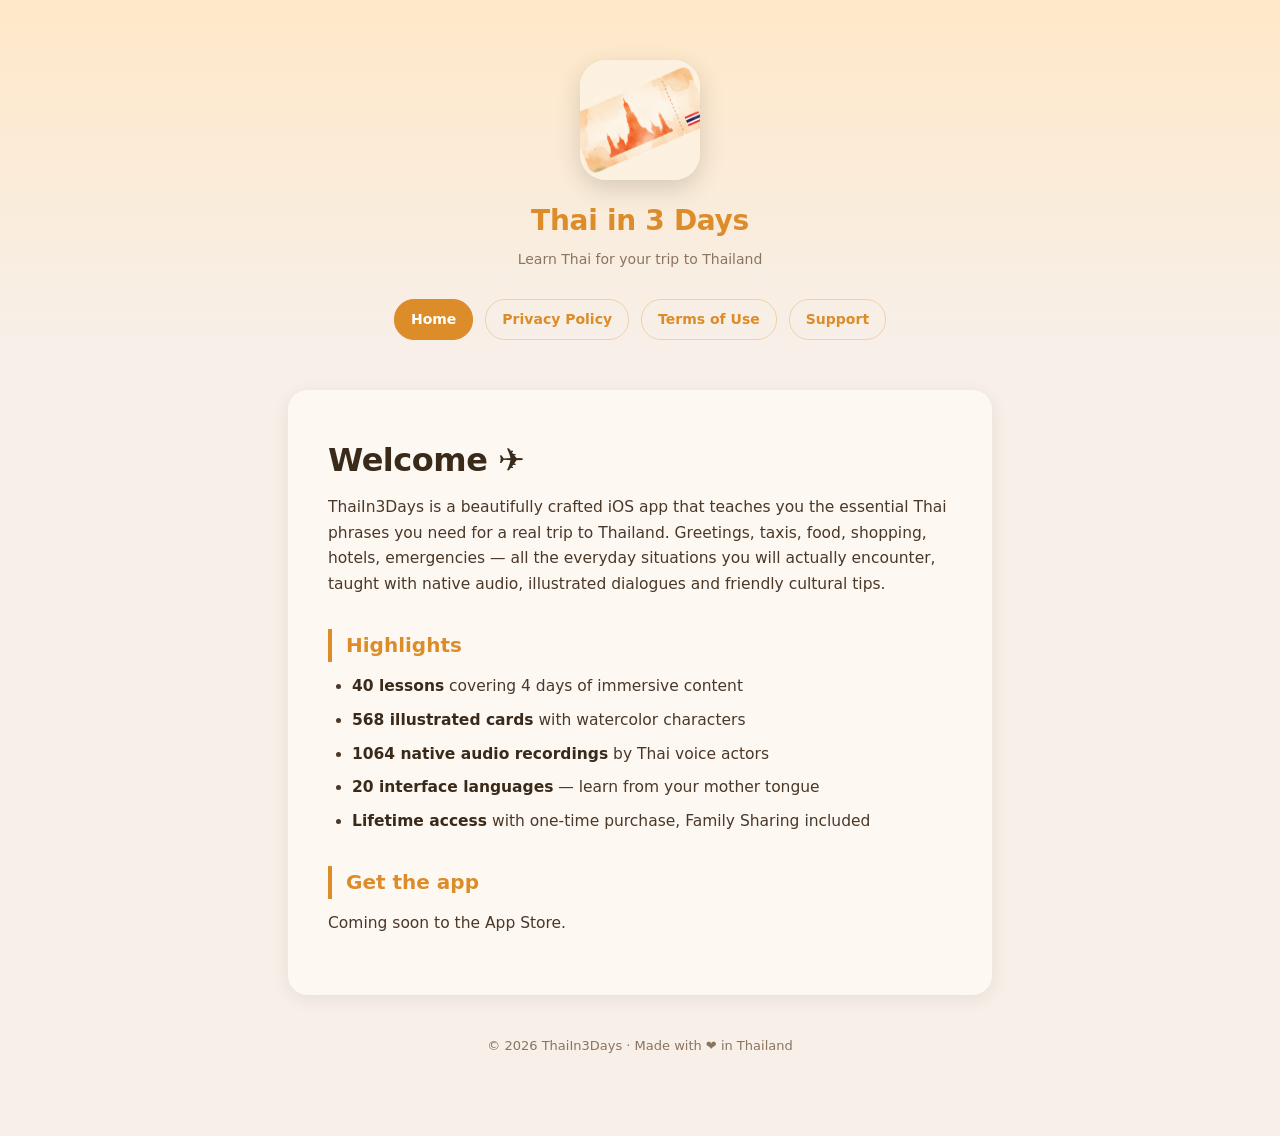
<file: index.html>
<!DOCTYPE html>
<html lang="en">
<head>
<meta charset="UTF-8">
<meta name="viewport" content="width=device-width, initial-scale=1.0">
<title>ThaiIn3Days — Learn Thai in 3 Days</title>
<link rel="icon" type="image/png" href="appicon.png">
<link rel="stylesheet" href="style.css">
</head>
<body>
<div class="container">
  <header>
    <img src="appicon.png" alt="ThaiIn3Days" class="icon">
    <h1 class="app-name">Thai in 3 Days</h1>
    <p class="tagline">Learn Thai for your trip to Thailand</p>
    <nav>
      <a href="index.html" class="active">Home</a>
      <a href="privacy.html">Privacy Policy</a>
      <a href="terms.html">Terms of Use</a>
      <a href="support.html">Support</a>
    </nav>
  </header>
  <main>
    <h1 class="page-title">Welcome ✈️</h1>
    <p>ThaiIn3Days is a beautifully crafted iOS app that teaches you the essential Thai phrases you need for a real trip to Thailand. Greetings, taxis, food, shopping, hotels, emergencies — all the everyday situations you will actually encounter, taught with native audio, illustrated dialogues and friendly cultural tips.</p>
    <h2>Highlights</h2>
    <ul>
      <li><strong>40 lessons</strong> covering 4 days of immersive content</li>
      <li><strong>568 illustrated cards</strong> with watercolor characters</li>
      <li><strong>1064 native audio recordings</strong> by Thai voice actors</li>
      <li><strong>20 interface languages</strong> — learn from your mother tongue</li>
      <li><strong>Lifetime access</strong> with one-time purchase, Family Sharing included</li>
    </ul>
    <h2>Get the app</h2>
    <p>Coming soon to the App Store.</p>
  </main>
  <footer>© 2026 ThaiIn3Days · Made with ❤️ in Thailand</footer>
</div>
</body>
</html>
</file>
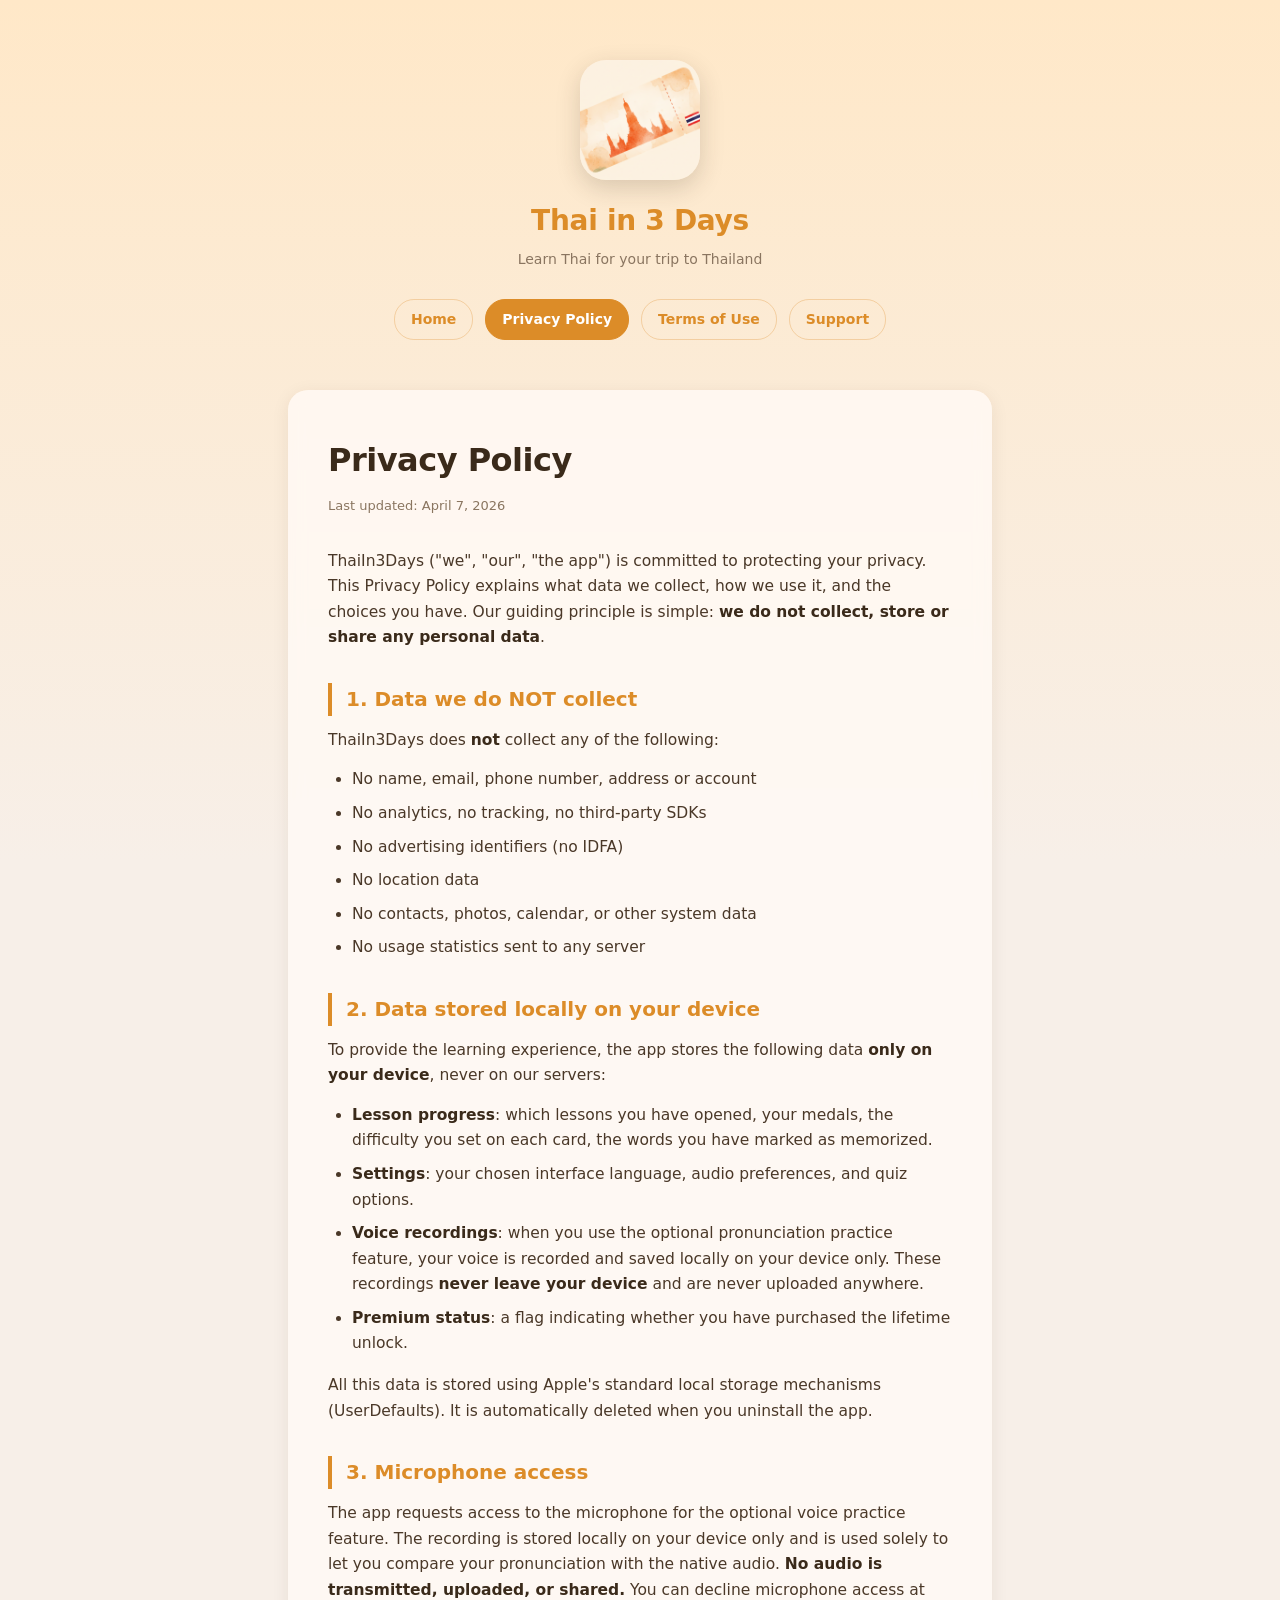
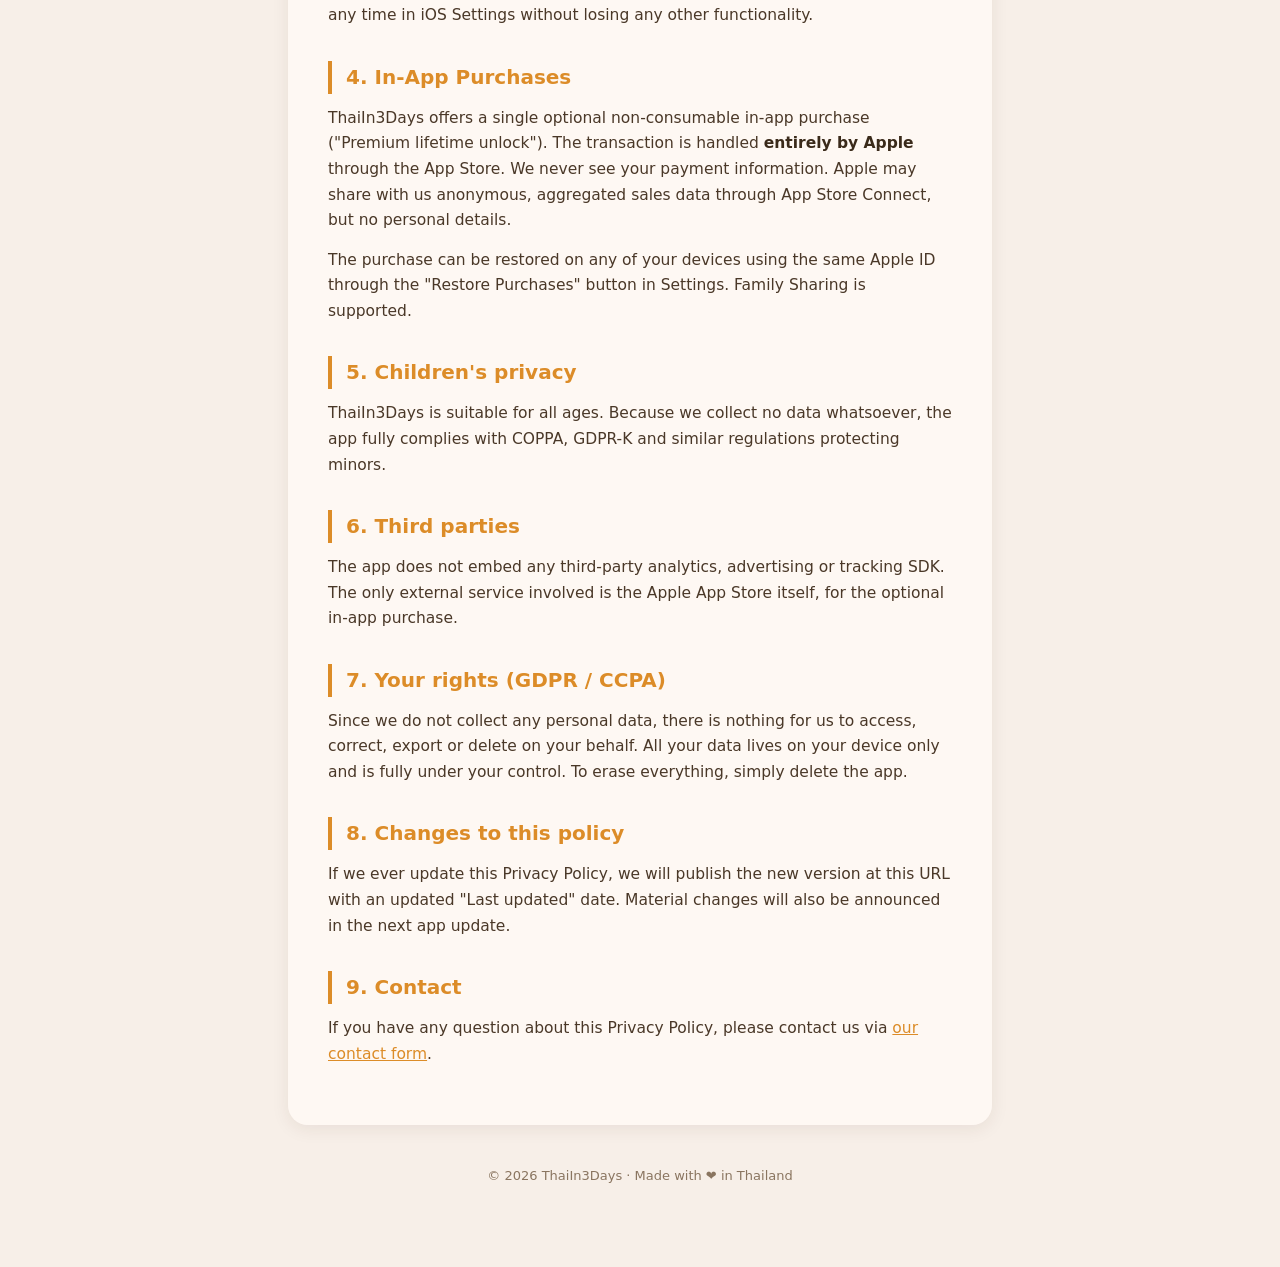
<file: privacy.html>
<!DOCTYPE html>
<html lang="en">
<head>
<meta charset="UTF-8">
<meta name="viewport" content="width=device-width, initial-scale=1.0">
<title>Privacy Policy — ThaiIn3Days</title>
<link rel="icon" type="image/png" href="appicon.png">
<link rel="stylesheet" href="style.css">
</head>
<body>
<div class="container">
  <header>
    <img src="appicon.png" alt="ThaiIn3Days" class="icon">
    <h1 class="app-name">Thai in 3 Days</h1>
    <p class="tagline">Learn Thai for your trip to Thailand</p>
    <nav>
      <a href="index.html">Home</a>
      <a href="privacy.html" class="active">Privacy Policy</a>
      <a href="terms.html">Terms of Use</a>
      <a href="support.html">Support</a>
    </nav>
  </header>
  <main>
    <h1 class="page-title">Privacy Policy</h1>
    <p class="updated">Last updated: April 7, 2026</p>

    <p>ThaiIn3Days ("we", "our", "the app") is committed to protecting your privacy. This Privacy Policy explains what data we collect, how we use it, and the choices you have. Our guiding principle is simple: <strong>we do not collect, store or share any personal data</strong>.</p>

    <h2>1. Data we do NOT collect</h2>
    <p>ThaiIn3Days does <strong>not</strong> collect any of the following:</p>
    <ul>
      <li>No name, email, phone number, address or account</li>
      <li>No analytics, no tracking, no third-party SDKs</li>
      <li>No advertising identifiers (no IDFA)</li>
      <li>No location data</li>
      <li>No contacts, photos, calendar, or other system data</li>
      <li>No usage statistics sent to any server</li>
    </ul>

    <h2>2. Data stored locally on your device</h2>
    <p>To provide the learning experience, the app stores the following data <strong>only on your device</strong>, never on our servers:</p>
    <ul>
      <li><strong>Lesson progress</strong>: which lessons you have opened, your medals, the difficulty you set on each card, the words you have marked as memorized.</li>
      <li><strong>Settings</strong>: your chosen interface language, audio preferences, and quiz options.</li>
      <li><strong>Voice recordings</strong>: when you use the optional pronunciation practice feature, your voice is recorded and saved locally on your device only. These recordings <strong>never leave your device</strong> and are never uploaded anywhere.</li>
      <li><strong>Premium status</strong>: a flag indicating whether you have purchased the lifetime unlock.</li>
    </ul>
    <p>All this data is stored using Apple's standard local storage mechanisms (UserDefaults). It is automatically deleted when you uninstall the app.</p>

    <h2>3. Microphone access</h2>
    <p>The app requests access to the microphone for the optional voice practice feature. The recording is stored locally on your device only and is used solely to let you compare your pronunciation with the native audio. <strong>No audio is transmitted, uploaded, or shared.</strong> You can decline microphone access at any time in iOS Settings without losing any other functionality.</p>

    <h2>4. In-App Purchases</h2>
    <p>ThaiIn3Days offers a single optional non-consumable in-app purchase ("Premium lifetime unlock"). The transaction is handled <strong>entirely by Apple</strong> through the App Store. We never see your payment information. Apple may share with us anonymous, aggregated sales data through App Store Connect, but no personal details.</p>
    <p>The purchase can be restored on any of your devices using the same Apple ID through the "Restore Purchases" button in Settings. Family Sharing is supported.</p>

    <h2>5. Children's privacy</h2>
    <p>ThaiIn3Days is suitable for all ages. Because we collect no data whatsoever, the app fully complies with COPPA, GDPR-K and similar regulations protecting minors.</p>

    <h2>6. Third parties</h2>
    <p>The app does not embed any third-party analytics, advertising or tracking SDK. The only external service involved is the Apple App Store itself, for the optional in-app purchase.</p>

    <h2>7. Your rights (GDPR / CCPA)</h2>
    <p>Since we do not collect any personal data, there is nothing for us to access, correct, export or delete on your behalf. All your data lives on your device only and is fully under your control. To erase everything, simply delete the app.</p>

    <h2>8. Changes to this policy</h2>
    <p>If we ever update this Privacy Policy, we will publish the new version at this URL with an updated "Last updated" date. Material changes will also be announced in the next app update.</p>

    <h2>9. Contact</h2>
    <p>If you have any question about this Privacy Policy, please contact us via <a class="inline" href="https://mythadubiz.github.io/contact/?app=thaiin3days&amp;lang=en&amp;topic=privacy&amp;ctx=privacy">our contact form</a>.</p>
  </main>
  <footer>© 2026 ThaiIn3Days · Made with ❤️ in Thailand</footer>
</div>
</body>
</html>
</file>
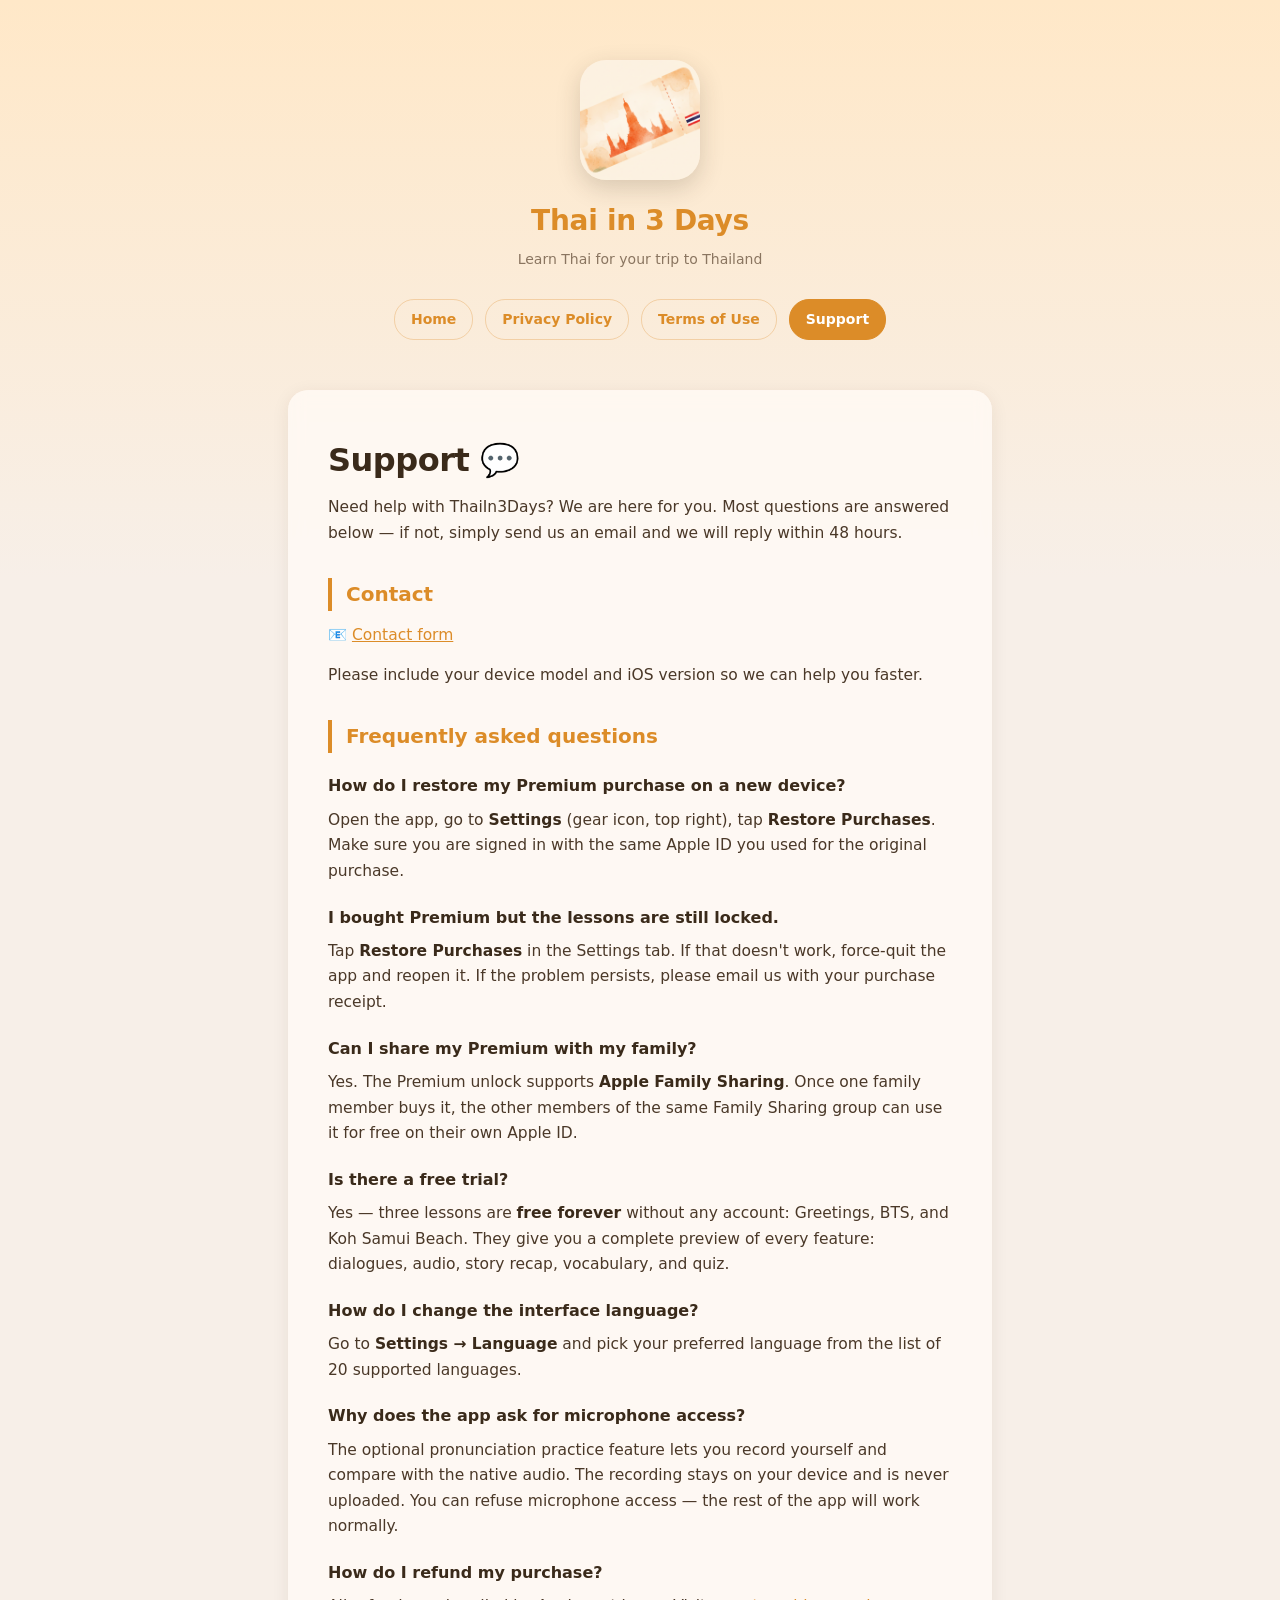
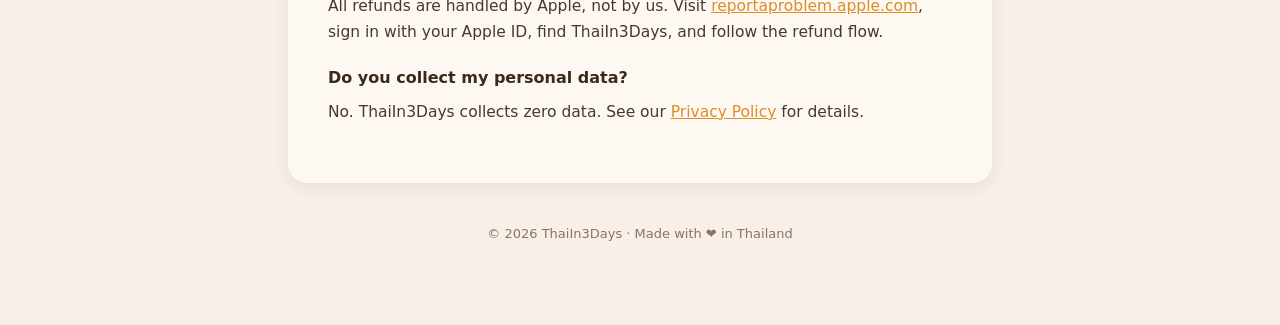
<file: support.html>
<!DOCTYPE html>
<html lang="en">
<head>
<meta charset="UTF-8">
<meta name="viewport" content="width=device-width, initial-scale=1.0">
<title>Support — ThaiIn3Days</title>
<link rel="icon" type="image/png" href="appicon.png">
<link rel="stylesheet" href="style.css">
</head>
<body>
<div class="container">
  <header>
    <img src="appicon.png" alt="ThaiIn3Days" class="icon">
    <h1 class="app-name">Thai in 3 Days</h1>
    <p class="tagline">Learn Thai for your trip to Thailand</p>
    <nav>
      <a href="index.html">Home</a>
      <a href="privacy.html">Privacy Policy</a>
      <a href="terms.html">Terms of Use</a>
      <a href="support.html" class="active">Support</a>
    </nav>
  </header>
  <main>
    <h1 class="page-title">Support 💬</h1>
    <p>Need help with ThaiIn3Days? We are here for you. Most questions are answered below — if not, simply send us an email and we will reply within 48 hours.</p>

    <h2>Contact</h2>
    <p>📧 <a class="inline" href="https://mythadubiz.github.io/contact/?app=thaiin3days&amp;lang=en&amp;ctx=support">Contact form</a></p>
    <p>Please include your device model and iOS version so we can help you faster.</p>

    <h2>Frequently asked questions</h2>

    <h3>How do I restore my Premium purchase on a new device?</h3>
    <p>Open the app, go to <strong>Settings</strong> (gear icon, top right), tap <strong>Restore Purchases</strong>. Make sure you are signed in with the same Apple ID you used for the original purchase.</p>

    <h3>I bought Premium but the lessons are still locked.</h3>
    <p>Tap <strong>Restore Purchases</strong> in the Settings tab. If that doesn't work, force-quit the app and reopen it. If the problem persists, please email us with your purchase receipt.</p>

    <h3>Can I share my Premium with my family?</h3>
    <p>Yes. The Premium unlock supports <strong>Apple Family Sharing</strong>. Once one family member buys it, the other members of the same Family Sharing group can use it for free on their own Apple ID.</p>

    <h3>Is there a free trial?</h3>
    <p>Yes — three lessons are <strong>free forever</strong> without any account: Greetings, BTS, and Koh Samui Beach. They give you a complete preview of every feature: dialogues, audio, story recap, vocabulary, and quiz.</p>

    <h3>How do I change the interface language?</h3>
    <p>Go to <strong>Settings → Language</strong> and pick your preferred language from the list of 20 supported languages.</p>

    <h3>Why does the app ask for microphone access?</h3>
    <p>The optional pronunciation practice feature lets you record yourself and compare with the native audio. The recording stays on your device and is never uploaded. You can refuse microphone access — the rest of the app will work normally.</p>

    <h3>How do I refund my purchase?</h3>
    <p>All refunds are handled by Apple, not by us. Visit <a class="inline" href="https://reportaproblem.apple.com">reportaproblem.apple.com</a>, sign in with your Apple ID, find ThaiIn3Days, and follow the refund flow.</p>

    <h3>Do you collect my personal data?</h3>
    <p>No. ThaiIn3Days collects zero data. See our <a class="inline" href="privacy.html">Privacy Policy</a> for details.</p>
  </main>
  <footer>© 2026 ThaiIn3Days · Made with ❤️ in Thailand</footer>
</div>
</body>
</html>
</file>
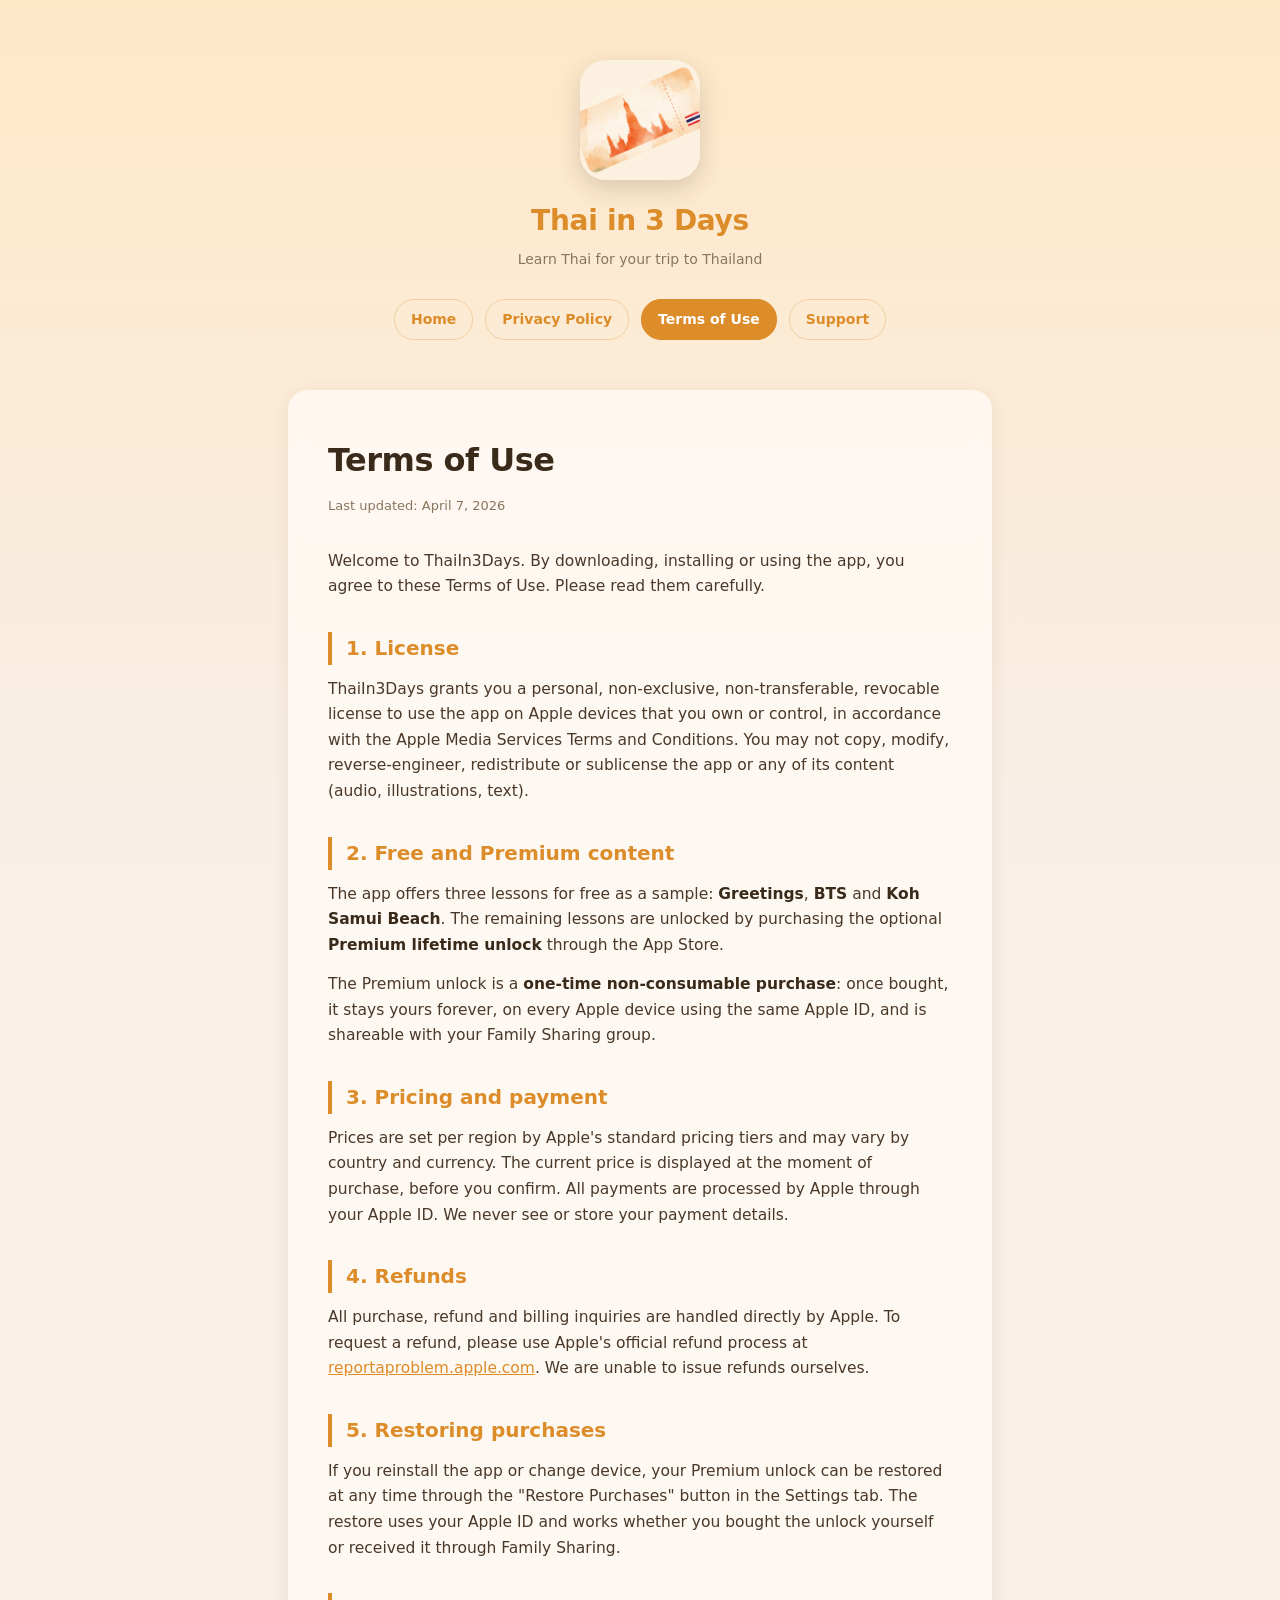
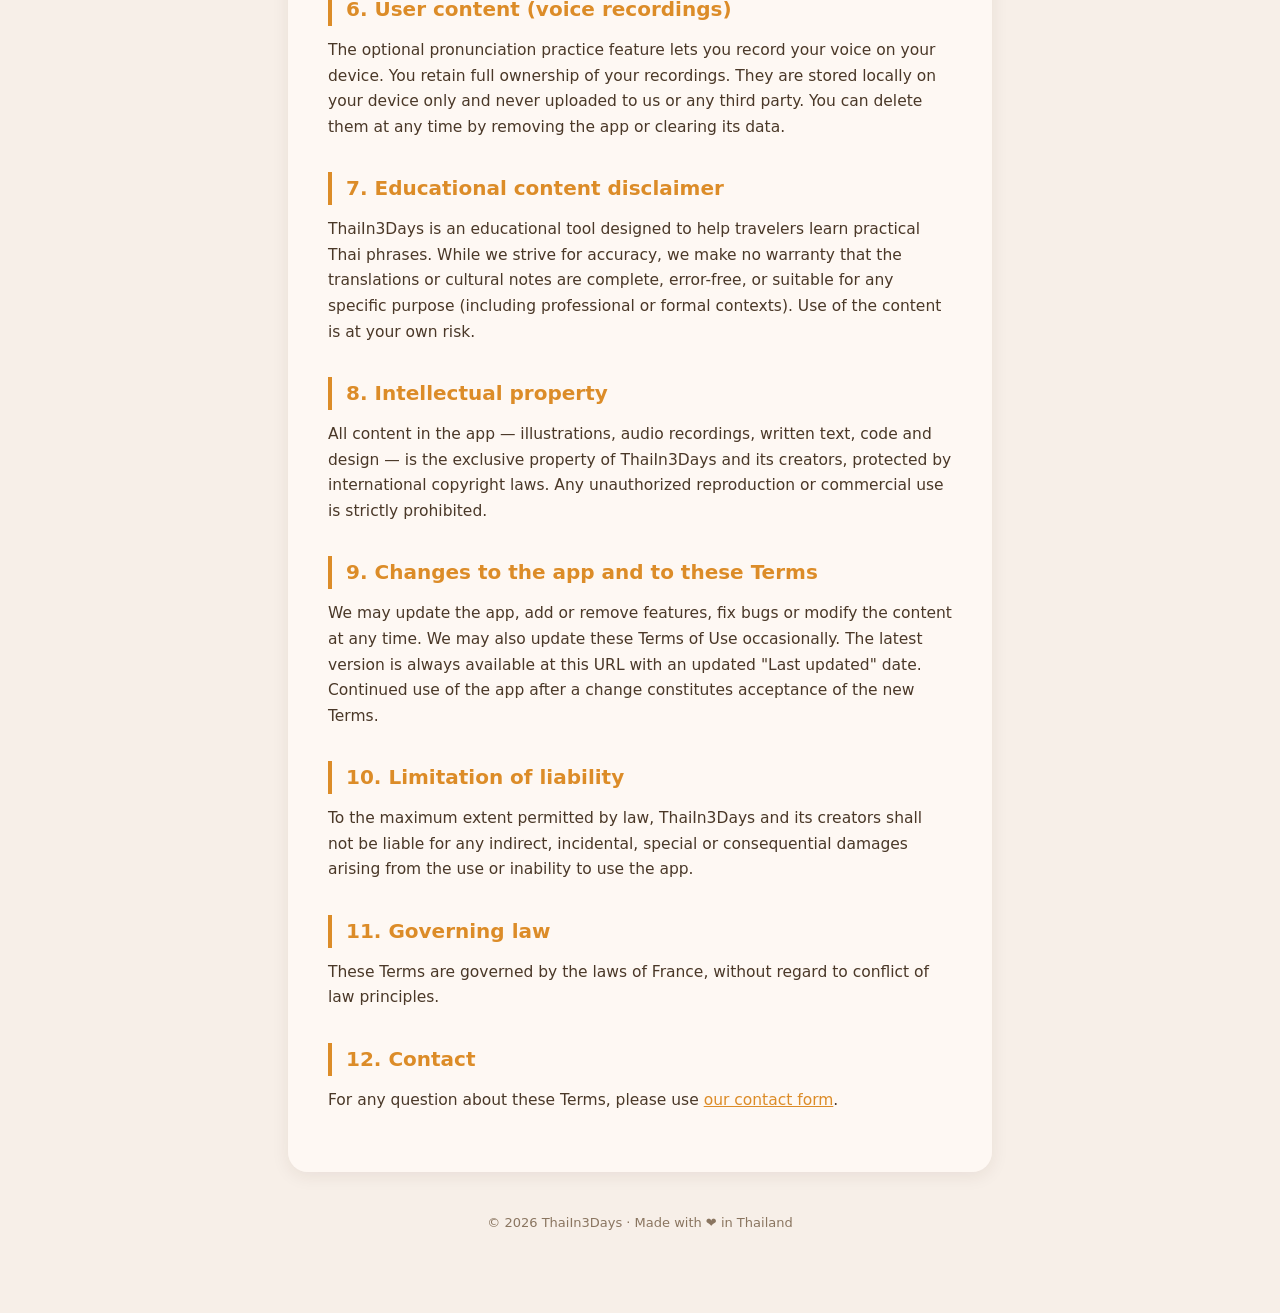
<file: terms.html>
<!DOCTYPE html>
<html lang="en">
<head>
<meta charset="UTF-8">
<meta name="viewport" content="width=device-width, initial-scale=1.0">
<title>Terms of Use — ThaiIn3Days</title>
<link rel="icon" type="image/png" href="appicon.png">
<link rel="stylesheet" href="style.css">
</head>
<body>
<div class="container">
  <header>
    <img src="appicon.png" alt="ThaiIn3Days" class="icon">
    <h1 class="app-name">Thai in 3 Days</h1>
    <p class="tagline">Learn Thai for your trip to Thailand</p>
    <nav>
      <a href="index.html">Home</a>
      <a href="privacy.html">Privacy Policy</a>
      <a href="terms.html" class="active">Terms of Use</a>
      <a href="support.html">Support</a>
    </nav>
  </header>
  <main>
    <h1 class="page-title">Terms of Use</h1>
    <p class="updated">Last updated: April 7, 2026</p>

    <p>Welcome to ThaiIn3Days. By downloading, installing or using the app, you agree to these Terms of Use. Please read them carefully.</p>

    <h2>1. License</h2>
    <p>ThaiIn3Days grants you a personal, non-exclusive, non-transferable, revocable license to use the app on Apple devices that you own or control, in accordance with the Apple Media Services Terms and Conditions. You may not copy, modify, reverse-engineer, redistribute or sublicense the app or any of its content (audio, illustrations, text).</p>

    <h2>2. Free and Premium content</h2>
    <p>The app offers three lessons for free as a sample: <strong>Greetings</strong>, <strong>BTS</strong> and <strong>Koh Samui Beach</strong>. The remaining lessons are unlocked by purchasing the optional <strong>Premium lifetime unlock</strong> through the App Store.</p>
    <p>The Premium unlock is a <strong>one-time non-consumable purchase</strong>: once bought, it stays yours forever, on every Apple device using the same Apple ID, and is shareable with your Family Sharing group.</p>

    <h2>3. Pricing and payment</h2>
    <p>Prices are set per region by Apple's standard pricing tiers and may vary by country and currency. The current price is displayed at the moment of purchase, before you confirm. All payments are processed by Apple through your Apple ID. We never see or store your payment details.</p>

    <h2>4. Refunds</h2>
    <p>All purchase, refund and billing inquiries are handled directly by Apple. To request a refund, please use Apple's official refund process at <a class="inline" href="https://reportaproblem.apple.com">reportaproblem.apple.com</a>. We are unable to issue refunds ourselves.</p>

    <h2>5. Restoring purchases</h2>
    <p>If you reinstall the app or change device, your Premium unlock can be restored at any time through the "Restore Purchases" button in the Settings tab. The restore uses your Apple ID and works whether you bought the unlock yourself or received it through Family Sharing.</p>

    <h2>6. User content (voice recordings)</h2>
    <p>The optional pronunciation practice feature lets you record your voice on your device. You retain full ownership of your recordings. They are stored locally on your device only and never uploaded to us or any third party. You can delete them at any time by removing the app or clearing its data.</p>

    <h2>7. Educational content disclaimer</h2>
    <p>ThaiIn3Days is an educational tool designed to help travelers learn practical Thai phrases. While we strive for accuracy, we make no warranty that the translations or cultural notes are complete, error-free, or suitable for any specific purpose (including professional or formal contexts). Use of the content is at your own risk.</p>

    <h2>8. Intellectual property</h2>
    <p>All content in the app — illustrations, audio recordings, written text, code and design — is the exclusive property of ThaiIn3Days and its creators, protected by international copyright laws. Any unauthorized reproduction or commercial use is strictly prohibited.</p>

    <h2>9. Changes to the app and to these Terms</h2>
    <p>We may update the app, add or remove features, fix bugs or modify the content at any time. We may also update these Terms of Use occasionally. The latest version is always available at this URL with an updated "Last updated" date. Continued use of the app after a change constitutes acceptance of the new Terms.</p>

    <h2>10. Limitation of liability</h2>
    <p>To the maximum extent permitted by law, ThaiIn3Days and its creators shall not be liable for any indirect, incidental, special or consequential damages arising from the use or inability to use the app.</p>

    <h2>11. Governing law</h2>
    <p>These Terms are governed by the laws of France, without regard to conflict of law principles.</p>

    <h2>12. Contact</h2>
    <p>For any question about these Terms, please use <a class="inline" href="https://mythadubiz.github.io/contact/?app=thaiin3days&amp;lang=en&amp;ctx=terms">our contact form</a>.</p>
  </main>
  <footer>© 2026 ThaiIn3Days · Made with ❤️ in Thailand</footer>
</div>
</body>
</html>
</file>
<file: style.css>
* { box-sizing: border-box; margin: 0; padding: 0; }
body {
  font-family: -apple-system, BlinkMacSystemFont, "Segoe UI", system-ui, sans-serif;
  background: linear-gradient(180deg, #FFE8C8 0%, #F7EFE8 30%, #F7EFE8 100%);
  color: #3A2A1A;
  line-height: 1.65;
  min-height: 100vh;
}
.container {
  max-width: 760px;
  margin: 0 auto;
  padding: 60px 28px 80px;
}
header {
  text-align: center;
  margin-bottom: 50px;
}
.icon {
  width: 120px;
  height: 120px;
  border-radius: 26px;
  box-shadow: 0 8px 24px rgba(58, 42, 26, 0.18);
  display: block;
  margin: 0 auto 18px;
}
h1.app-name {
  font-size: 28px;
  font-weight: 700;
  color: #DC8C28;
  letter-spacing: -0.3px;
  margin-bottom: 4px;
}
.tagline {
  font-size: 14px;
  color: #8A7560;
  margin-bottom: 28px;
}
nav {
  display: flex;
  justify-content: center;
  gap: 12px;
  flex-wrap: wrap;
}
nav a {
  color: #DC8C28;
  text-decoration: none;
  font-size: 14px;
  font-weight: 600;
  padding: 8px 16px;
  border: 1.5px solid rgba(220, 140, 40, 0.3);
  border-radius: 20px;
  transition: all 0.2s;
}
nav a:hover, nav a.active {
  background: #DC8C28;
  color: white;
  border-color: #DC8C28;
}
main {
  background: rgba(255, 250, 245, 0.85);
  border-radius: 20px;
  padding: 44px 40px;
  box-shadow: 0 4px 18px rgba(58, 42, 26, 0.08);
  backdrop-filter: blur(8px);
}
h1.page-title {
  font-size: 32px;
  font-weight: 700;
  color: #3A2A1A;
  margin-bottom: 8px;
  letter-spacing: -0.5px;
}
.updated {
  font-size: 13px;
  color: #8A7560;
  margin-bottom: 32px;
}
h2 {
  font-size: 20px;
  font-weight: 700;
  color: #DC8C28;
  margin: 32px 0 12px;
  padding-left: 14px;
  border-left: 4px solid #DC8C28;
}
h3 {
  font-size: 16px;
  font-weight: 600;
  color: #3A2A1A;
  margin: 20px 0 8px;
}
p {
  font-size: 15.5px;
  color: #4a3828;
  margin-bottom: 14px;
}
ul {
  margin: 8px 0 16px 24px;
}
ul li {
  font-size: 15.5px;
  color: #4a3828;
  margin-bottom: 8px;
}
strong { color: #3A2A1A; }
a.inline { color: #DC8C28; }
footer {
  text-align: center;
  margin-top: 40px;
  font-size: 13px;
  color: #8A7560;
}
@media (max-width: 600px) {
  .container { padding: 40px 18px 60px; }
  main { padding: 28px 20px; }
  h1.page-title { font-size: 26px; }
  .icon { width: 96px; height: 96px; }
}
</file>
